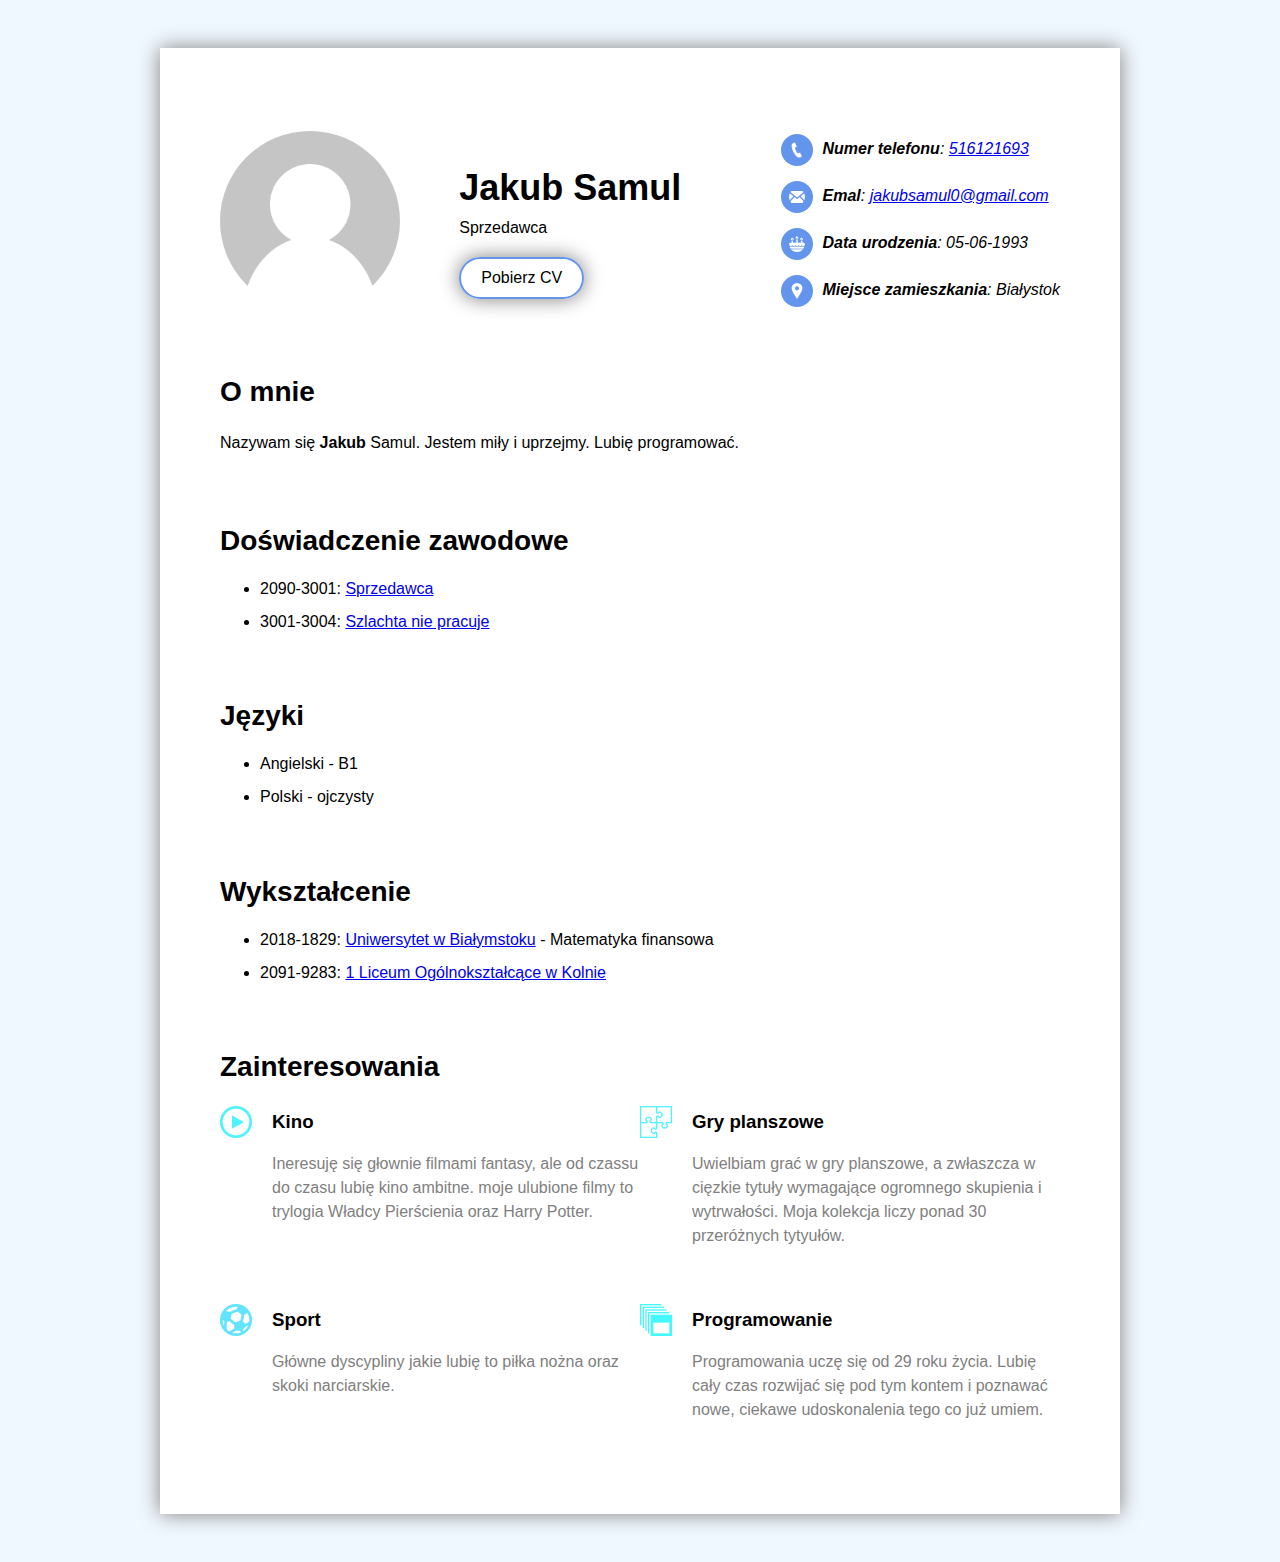
<file: Html/index.html>
<!DOCTYPE html>
<html>

<head>
    <title>Jakub Samul - CV</title>
    <link rel="stylesheet" href="style.css" />
</head>

<body>
    <div class="conteiner">
        <header>
            <img class="profile-picture circle" src="default-avatar.png" alt="Zdjęcie profilowe" />
            <div>
                <h1>Jakub Samul</h1>
                <spam>Sprzedawca</spam>
                <div>
                    <a class="cv-download-link"
                        href="https://store1.gofile.io/download/23b1a0a0-5d80-41ad-b76b-5d9bcc4cd99c/CV%20Jakub%20Samul.docx">
                        Pobierz CV
                    </a>
                </div>
            </div>
            <address>
                <ul>
                    <li><img class="address-icon circle" src="images/phone.png"><b>Numer telefonu</b>: <a
                            href="tel:516121693"> 516121693 </a> </li>
                    <li><img class="address-icon circle" src="images/mail.png"><b>Emal</b>: <a
                            href="mailto:jakubsamul0@gmail.com"> jakubsamul0@gmail.com </a> </li>
                    <li><img class="address-icon circle" src="images/birthday-cake.png"><b>Data urodzenia</b>:
                        05-06-1993
                    </li>
                    <li><img class="address-icon circle" src="images/pin.png"><b>Miejsce zamieszkania</b>: Białystok
                    </li>
                </ul>
            </address>
        </header>
        <main>
            <section>
                <h2>O mnie</h2>
                <p>
                    Nazywam się <b>Jakub</b> Samul.
                    Jestem miły i uprzejmy. Lubię programować.
                </p>
            </section>
            <section>
                <h2>Doświadczenie zawodowe</h2>
                <ul>
                    <li>2090-3001: <a href="https://www.agroma.olsztyn.pl/"> Sprzedawca </a> </li>
                    <li>3001-3004: <a href="https://www.youtube.com/watch?v=HrjGd1WjEJE&ab_channel=Flash-Entertainment">
                            Szlachta nie pracuje </a> </li>
                </ul>
            </section>
            <section>
                <h2>Języki</h2>
                <ul>
                    <li>Angielski - B1</li>
                    <li>Polski - ojczysty</li>
                </ul>
            </section>
            <section>
                <h2>Wykształcenie</h2>
                <ul>
                    <li>2018-1829: <a href="https://www.uwb.edu.pl/">Uniwersytet w Białymstoku</a> - Matematyka
                        finansowa
                    </li>
                    <li>2091-9283: <a href="https://www.1lokolno.pl/">1 Liceum Ogólnokształcące w Kolnie</a></li>
                </ul>
            </section>
            <section>
                <h2>Zainteresowania</h2>
                <ul class="hobbies">
                    <li><img src="images/video.png">
                        <div>
                            <h3> Kino</h3>
                            <p>
                                Ineresuję się głownie filmami fantasy, ale od czassu do czasu lubię kino ambitne. moje
                                ulubione filmy to trylogia Władcy Pierścienia oraz Harry Potter.
                            </p>
                        </div>
                    </li>
                    <li><img src="images/puzzle.png">
                        <div>
                            <h3> Gry planszowe</h3>
                            <p>
                                Uwielbiam grać w gry planszowe, a zwłaszcza w cięzkie tytuły wymagające ogromnego
                                skupienia
                                i wytrwałości. Moja kolekcja liczy ponad 30 przeróżnych tytyułów.
                            </p>
                        </div>
                    </li>
                    <li><img src="images/soccer.png">
                        <div>
                            <h3> Sport</h3>
                            <p>
                                Główne dyscypliny jakie lubię to piłka nożna oraz skoki narciarskie.
                            </p>
                        </div>
                    </li>
                    <li><img src="images/window.png">
                        <div>
                            <h3> Programowanie</h3>
                            <p>
                                Programowania uczę się od 29 roku życia. Lubię cały czas rozwijać się pod tym kontem i
                                poznawać nowe, ciekawe udoskonalenia tego co już umiem.
                            </p>
                        </div>
                    </li>
                </ul>
            </section>
        </main>
    </div>
</body>

</html>
</file>
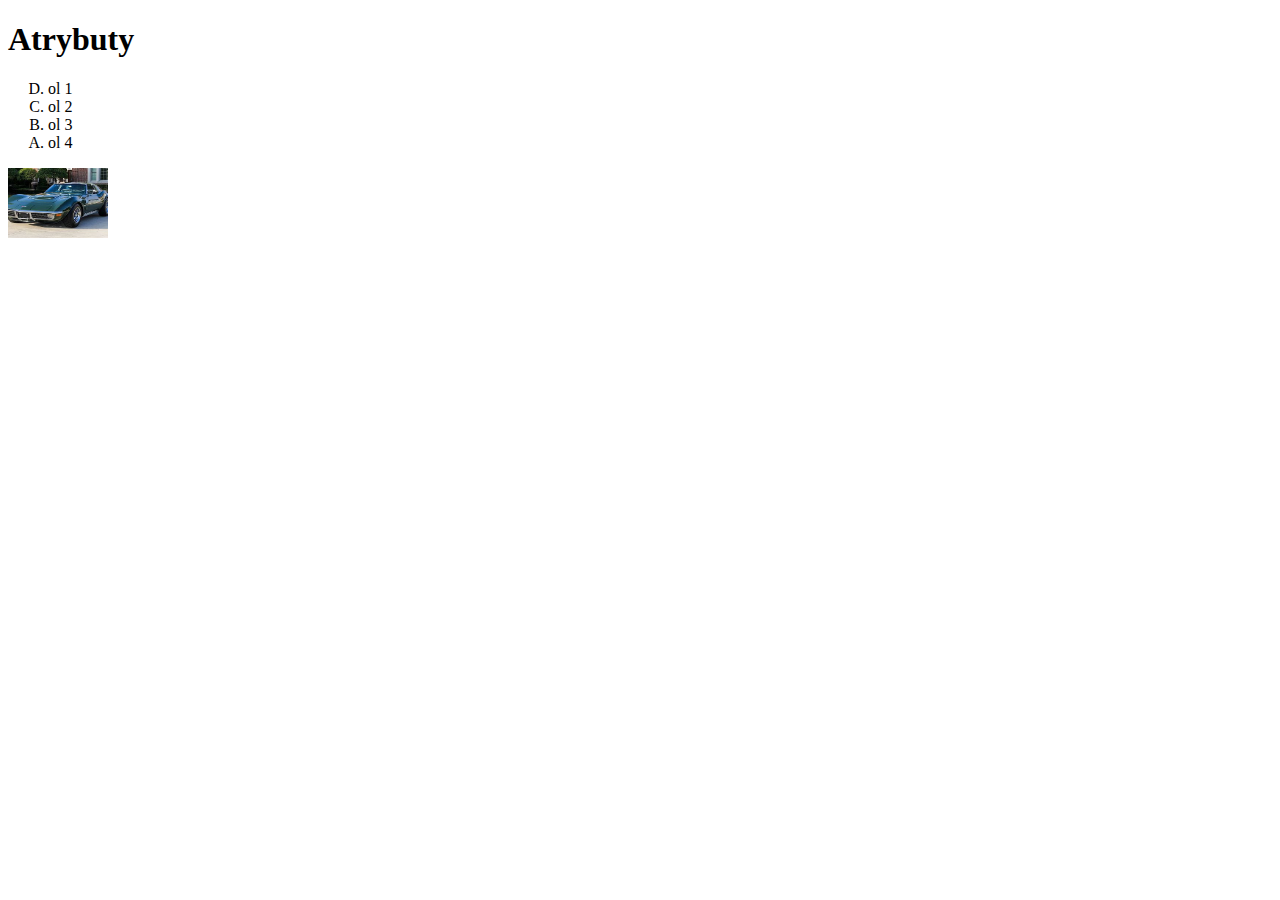
<file: Html kurs 4h/atributs.html>
<!DOCTYPE html>
<html lang="en">

<head>
    <meta charset="UTF-8">
    <meta http-equiv="X-UA-Compatible" content="IE=edge">
    <meta name="viewport" content="width=device-width, initial-scale=1.0">
    <title>Document</title>
</head>

<body>
    <h1>Atrybuty</h1>
    <ol type="A" reversed>
        <li>ol 1</li>
        <li>ol 2</li>
        <li>ol 3</li>
        <li>ol 4</li>
    </ol>

    <img src="corvette.jpg" alt="samochód sosbowy" width="100" height="70" title="samochód corvetta 1970"
        data-description="opis obrazka dostępny w js">

</body>

</html>
</file>
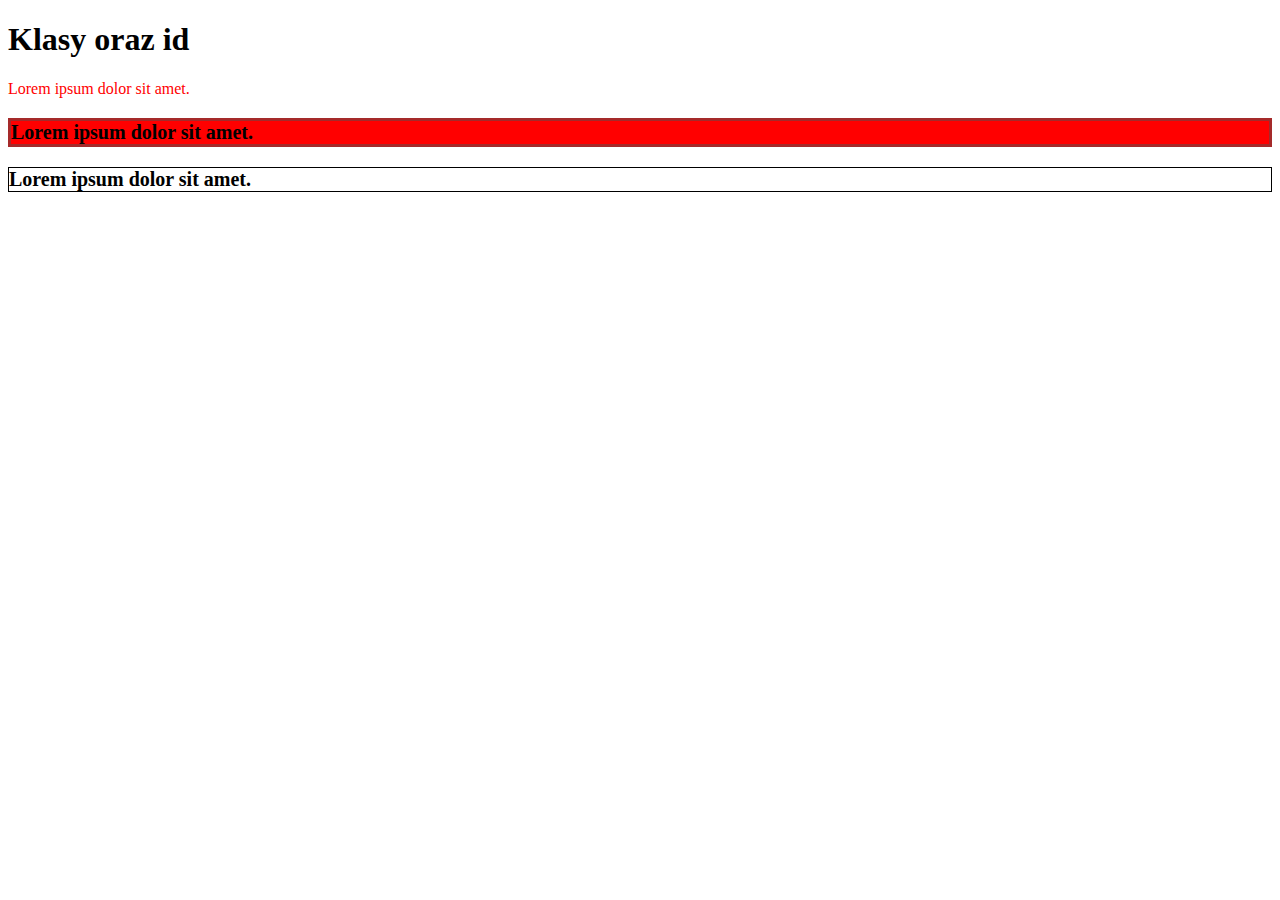
<file: Html kurs 4h/id_classes.html>
<!DOCTYPE html>
<html lang="en">

<head>
    <meta charset="UTF-8">
    <meta http-equiv="X-UA-Compatible" content="IE=edge">
    <meta name="viewport" content="width=device-width, initial-scale=1.0">
    <title>Document</title>
    <style>
        .boldet-text {
            font-size: 20px;
            font-weight: bolder;

        }

        #introduction {
            color: red;
        }

        .info-box {
            border: 1px solid black;
        }

        .alert {
            background-color: red;
            border: 3px solid brown;
        }
    </style>
</head>

<body>
    <h1>Klasy oraz id</h1>
    <p id="introduction">Lorem ipsum dolor sit amet.</p>
    <p class="boldet-text info-box alert">Lorem ipsum dolor sit amet.</p>
    <p class="boldet-text info-box">Lorem ipsum dolor sit amet.</p>

</body>

</html>
</file>
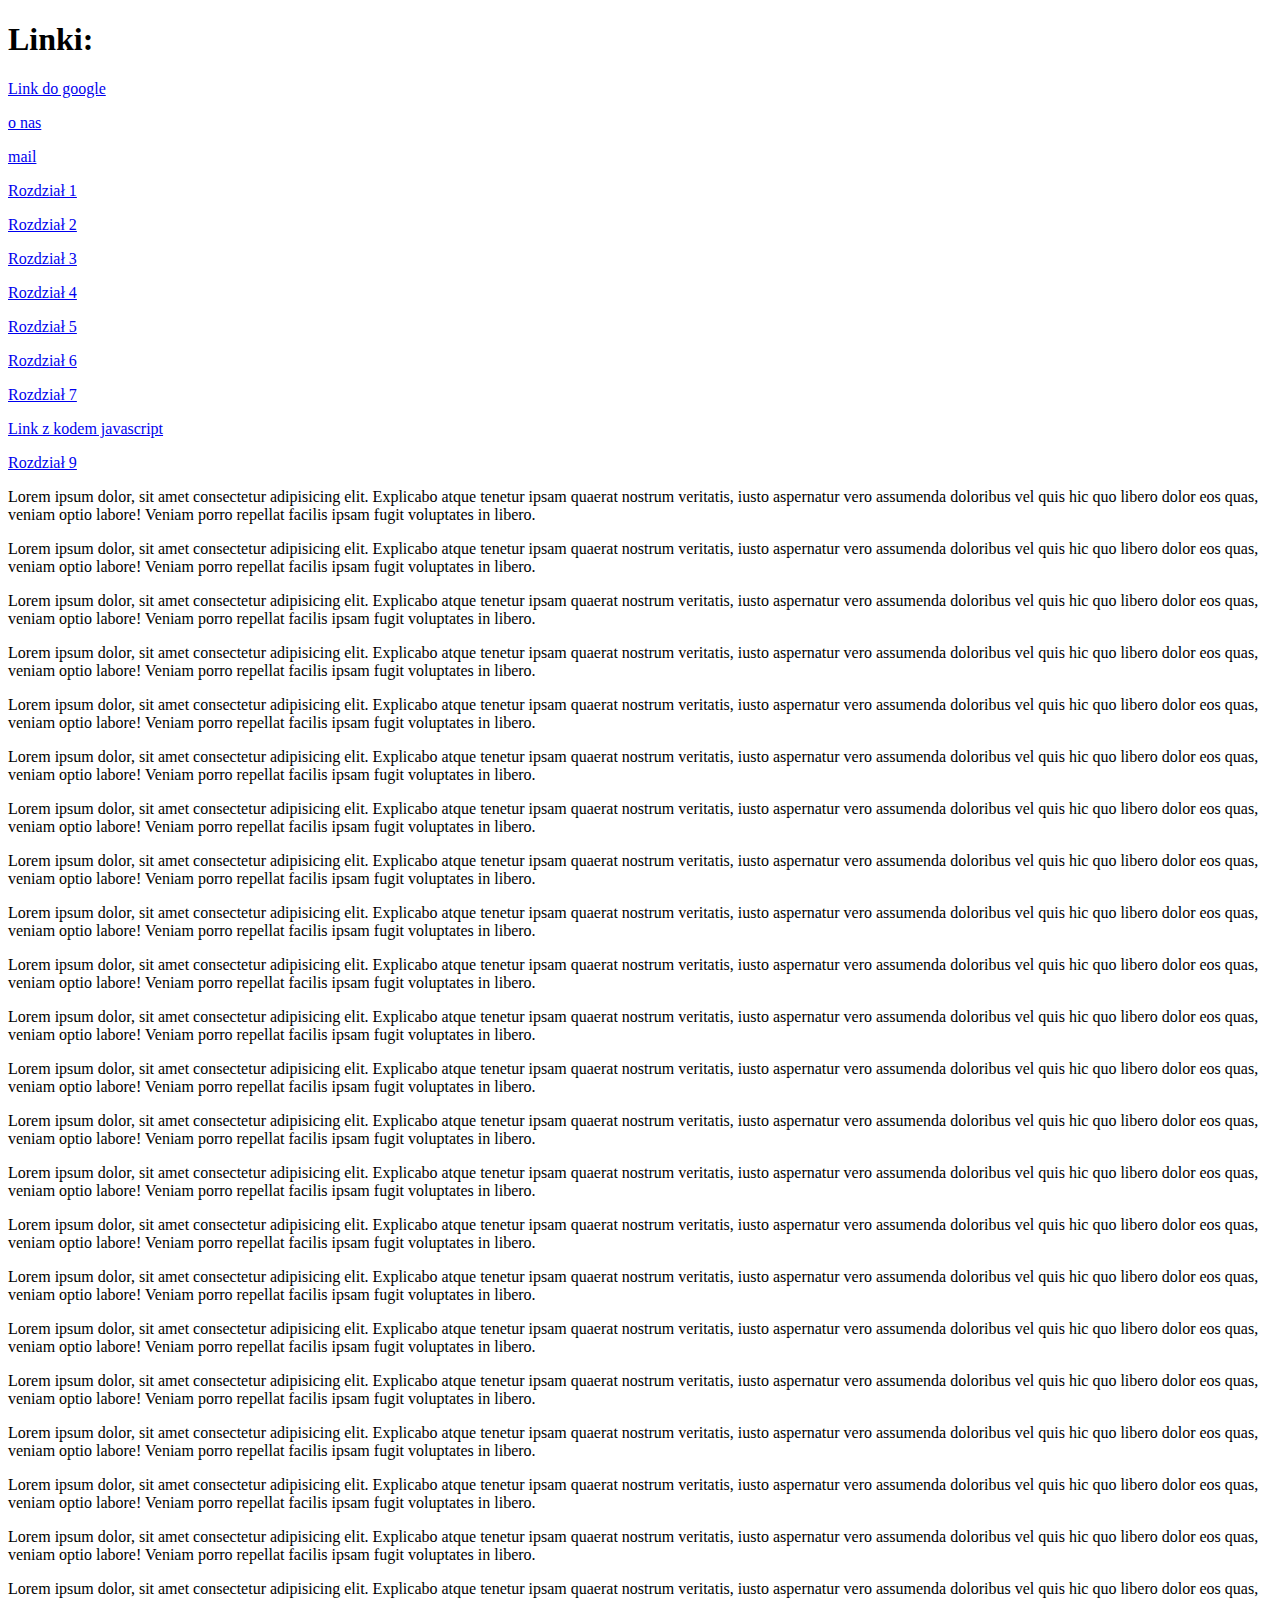
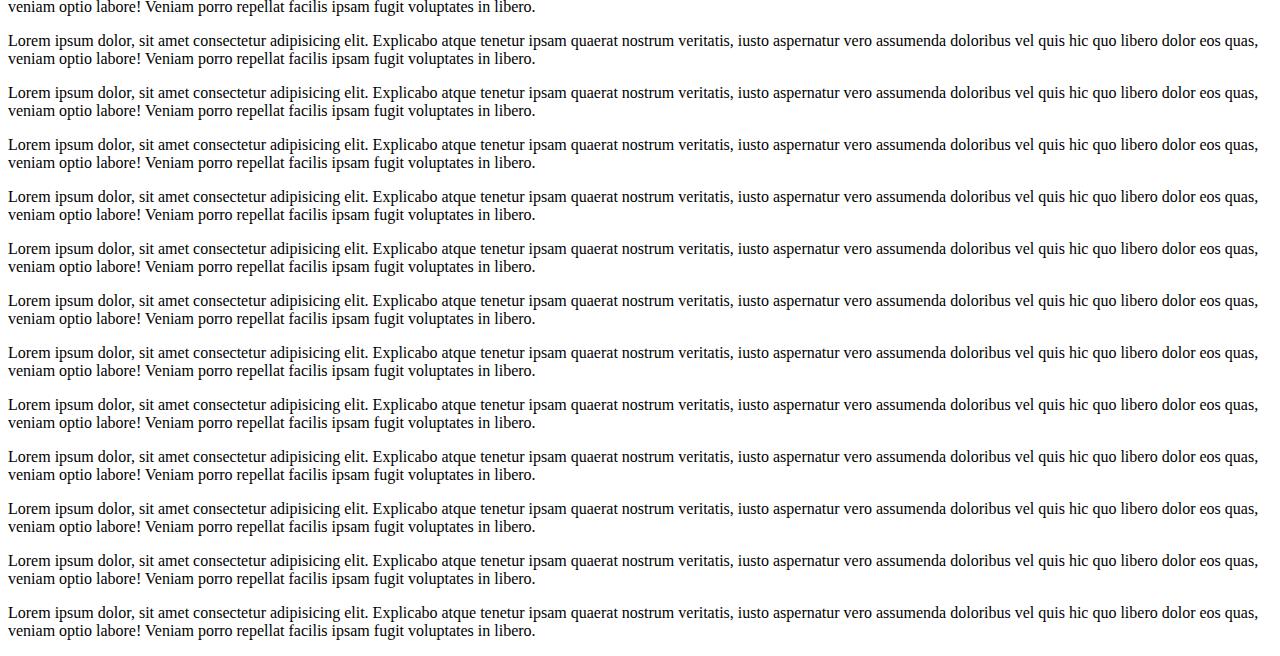
<file: Html kurs 4h/links.html>
<!DOCTYPE html>
<html lang="en">

<head>
    <meta charset="UTF-8">
    <meta http-equiv="X-UA-Compatible" content="IE=edge">
    <meta name="viewport" content="width=device-width, initial-scale=1.0">
    <title>Document</title>
</head>

<body>
    <h1>Linki:</h1>
    <p><a href="https://www.google.pl/">Link do google</a></p>
    <p><a href="\about.html">o nas</a></p>
    <p><a href="\mailto:jakubsamul0@gmail.com">mail</a></p>

    <p>
    <p><a href="#chapter1">Rozdział 1</a></p>
    <p><a href="#chapter2">Rozdział 2</a></p>
    <p><a href="#chapter3">Rozdział 3</a></p>
    <p><a href="#chapter4">Rozdział 4</a></p>
    <p><a href="#chapter5">Rozdział 5</a></p>
    <p><a href="#">Rozdział 6</a></p>
    <p><a href="#tel:77466484">Rozdział 7</a></p>
    <p><a href="#" onclick="javascript:alert('Witaj świenie'); return false; "">Link z kodem javascript</a></p>
    <p><a href=" #chapter9">Rozdział 9</a></p>
    </p>
    <p id="chapter1">Lorem ipsum dolor, sit amet consectetur adipisicing elit. Explicabo atque tenetur ipsam quaerat
        nostrum
        veritatis, iusto aspernatur vero assumenda doloribus vel quis hic quo libero dolor eos quas, veniam optio
        labore! Veniam porro repellat facilis ipsam fugit voluptates in libero.</p>
    <p id="chapter2">Lorem ipsum dolor, sit amet consectetur adipisicing elit. Explicabo atque tenetur ipsam quaerat
        nostrum
        veritatis, iusto aspernatur vero assumenda doloribus vel quis hic quo libero dolor eos quas, veniam optio
        labore! Veniam porro repellat facilis ipsam fugit voluptates in libero.</p>
    <p id="chapter3">Lorem ipsum dolor, sit amet consectetur adipisicing elit. Explicabo atque tenetur ipsam quaerat
        nostrum
        veritatis, iusto aspernatur vero assumenda doloribus vel quis hic quo libero dolor eos quas, veniam optio
        labore! Veniam porro repellat facilis ipsam fugit voluptates in libero.</p>
    <p id="chapter4">Lorem ipsum dolor, sit amet consectetur adipisicing elit. Explicabo atque tenetur ipsam quaerat
        nostrum
        veritatis, iusto aspernatur vero assumenda doloribus vel quis hic quo libero dolor eos quas, veniam optio
        labore! Veniam porro repellat facilis ipsam fugit voluptates in libero.</p>
    <p id="chapter5">Lorem ipsum dolor, sit amet consectetur adipisicing elit. Explicabo atque tenetur ipsam quaerat
        nostrum
        veritatis, iusto aspernatur vero assumenda doloribus vel quis hic quo libero dolor eos quas, veniam optio
        labore! Veniam porro repellat facilis ipsam fugit voluptates in libero.</p>
    <p id="chapter6">Lorem ipsum dolor, sit amet consectetur adipisicing elit. Explicabo atque tenetur ipsam quaerat
        nostrum
        veritatis, iusto aspernatur vero assumenda doloribus vel quis hic quo libero dolor eos quas, veniam optio
        labore! Veniam porro repellat facilis ipsam fugit voluptates in libero.</p>
    <p id="chapter7">Lorem ipsum dolor, sit amet consectetur adipisicing elit. Explicabo atque tenetur ipsam quaerat
        nostrum
        veritatis, iusto aspernatur vero assumenda doloribus vel quis hic quo libero dolor eos quas, veniam optio
        labore! Veniam porro repellat facilis ipsam fugit voluptates in libero.</p>
    <p id="chapter8">Lorem ipsum dolor, sit amet consectetur adipisicing elit. Explicabo atque tenetur ipsam quaerat
        nostrum
        veritatis, iusto aspernatur vero assumenda doloribus vel quis hic quo libero dolor eos quas, veniam optio
        labore! Veniam porro repellat facilis ipsam fugit voluptates in libero.</p>
    <p id="chapter9">Lorem ipsum dolor, sit amet consectetur adipisicing elit. Explicabo atque tenetur ipsam quaerat
        nostrum
        veritatis, iusto aspernatur vero assumenda doloribus vel quis hic quo libero dolor eos quas, veniam optio
        labore! Veniam porro repellat facilis ipsam fugit voluptates in libero.</p>
    <p>Lorem ipsum dolor, sit amet consectetur adipisicing elit. Explicabo atque tenetur ipsam quaerat nostrum
        veritatis, iusto aspernatur vero assumenda doloribus vel quis hic quo libero dolor eos quas, veniam optio
        labore! Veniam porro repellat facilis ipsam fugit voluptates in libero.</p>
    <p>Lorem ipsum dolor, sit amet consectetur adipisicing elit. Explicabo atque tenetur ipsam quaerat nostrum
        veritatis, iusto aspernatur vero assumenda doloribus vel quis hic quo libero dolor eos quas, veniam optio
        labore! Veniam porro repellat facilis ipsam fugit voluptates in libero.</p>
    <p>Lorem ipsum dolor, sit amet consectetur adipisicing elit. Explicabo atque tenetur ipsam quaerat nostrum
        veritatis, iusto aspernatur vero assumenda doloribus vel quis hic quo libero dolor eos quas, veniam optio
        labore! Veniam porro repellat facilis ipsam fugit voluptates in libero.</p>
    <p>Lorem ipsum dolor, sit amet consectetur adipisicing elit. Explicabo atque tenetur ipsam quaerat nostrum
        veritatis, iusto aspernatur vero assumenda doloribus vel quis hic quo libero dolor eos quas, veniam optio
        labore! Veniam porro repellat facilis ipsam fugit voluptates in libero.</p>
    <p>Lorem ipsum dolor, sit amet consectetur adipisicing elit. Explicabo atque tenetur ipsam quaerat nostrum
        veritatis, iusto aspernatur vero assumenda doloribus vel quis hic quo libero dolor eos quas, veniam optio
        labore! Veniam porro repellat facilis ipsam fugit voluptates in libero.</p>
    <p>Lorem ipsum dolor, sit amet consectetur adipisicing elit. Explicabo atque tenetur ipsam quaerat nostrum
        veritatis, iusto aspernatur vero assumenda doloribus vel quis hic quo libero dolor eos quas, veniam optio
        labore! Veniam porro repellat facilis ipsam fugit voluptates in libero.</p>
    <p>Lorem ipsum dolor, sit amet consectetur adipisicing elit. Explicabo atque tenetur ipsam quaerat nostrum
        veritatis, iusto aspernatur vero assumenda doloribus vel quis hic quo libero dolor eos quas, veniam optio
        labore! Veniam porro repellat facilis ipsam fugit voluptates in libero.</p>
    <p>Lorem ipsum dolor, sit amet consectetur adipisicing elit. Explicabo atque tenetur ipsam quaerat nostrum
        veritatis, iusto aspernatur vero assumenda doloribus vel quis hic quo libero dolor eos quas, veniam optio
        labore! Veniam porro repellat facilis ipsam fugit voluptates in libero.</p>
    <p>Lorem ipsum dolor, sit amet consectetur adipisicing elit. Explicabo atque tenetur ipsam quaerat nostrum
        veritatis, iusto aspernatur vero assumenda doloribus vel quis hic quo libero dolor eos quas, veniam optio
        labore! Veniam porro repellat facilis ipsam fugit voluptates in libero.</p>
    <p>Lorem ipsum dolor, sit amet consectetur adipisicing elit. Explicabo atque tenetur ipsam quaerat nostrum
        veritatis, iusto aspernatur vero assumenda doloribus vel quis hic quo libero dolor eos quas, veniam optio
        labore! Veniam porro repellat facilis ipsam fugit voluptates in libero.</p>
    <p>Lorem ipsum dolor, sit amet consectetur adipisicing elit. Explicabo atque tenetur ipsam quaerat nostrum
        veritatis, iusto aspernatur vero assumenda doloribus vel quis hic quo libero dolor eos quas, veniam optio
        labore! Veniam porro repellat facilis ipsam fugit voluptates in libero.</p>
    <p>Lorem ipsum dolor, sit amet consectetur adipisicing elit. Explicabo atque tenetur ipsam quaerat nostrum
        veritatis, iusto aspernatur vero assumenda doloribus vel quis hic quo libero dolor eos quas, veniam optio
        labore! Veniam porro repellat facilis ipsam fugit voluptates in libero.</p>
    <p>Lorem ipsum dolor, sit amet consectetur adipisicing elit. Explicabo atque tenetur ipsam quaerat nostrum
        veritatis, iusto aspernatur vero assumenda doloribus vel quis hic quo libero dolor eos quas, veniam optio
        labore! Veniam porro repellat facilis ipsam fugit voluptates in libero.</p>
    <p>Lorem ipsum dolor, sit amet consectetur adipisicing elit. Explicabo atque tenetur ipsam quaerat nostrum
        veritatis, iusto aspernatur vero assumenda doloribus vel quis hic quo libero dolor eos quas, veniam optio
        labore! Veniam porro repellat facilis ipsam fugit voluptates in libero.</p>
    <p>Lorem ipsum dolor, sit amet consectetur adipisicing elit. Explicabo atque tenetur ipsam quaerat nostrum
        veritatis, iusto aspernatur vero assumenda doloribus vel quis hic quo libero dolor eos quas, veniam optio
        labore! Veniam porro repellat facilis ipsam fugit voluptates in libero.</p>
    <p>Lorem ipsum dolor, sit amet consectetur adipisicing elit. Explicabo atque tenetur ipsam quaerat nostrum
        veritatis, iusto aspernatur vero assumenda doloribus vel quis hic quo libero dolor eos quas, veniam optio
        labore! Veniam porro repellat facilis ipsam fugit voluptates in libero.</p>
    <p>Lorem ipsum dolor, sit amet consectetur adipisicing elit. Explicabo atque tenetur ipsam quaerat nostrum
        veritatis, iusto aspernatur vero assumenda doloribus vel quis hic quo libero dolor eos quas, veniam optio
        labore! Veniam porro repellat facilis ipsam fugit voluptates in libero.</p>
    <p>Lorem ipsum dolor, sit amet consectetur adipisicing elit. Explicabo atque tenetur ipsam quaerat nostrum
        veritatis, iusto aspernatur vero assumenda doloribus vel quis hic quo libero dolor eos quas, veniam optio
        labore! Veniam porro repellat facilis ipsam fugit voluptates in libero.</p>
    <p>Lorem ipsum dolor, sit amet consectetur adipisicing elit. Explicabo atque tenetur ipsam quaerat nostrum
        veritatis, iusto aspernatur vero assumenda doloribus vel quis hic quo libero dolor eos quas, veniam optio
        labore! Veniam porro repellat facilis ipsam fugit voluptates in libero.</p>
    <p>Lorem ipsum dolor, sit amet consectetur adipisicing elit. Explicabo atque tenetur ipsam quaerat nostrum
        veritatis, iusto aspernatur vero assumenda doloribus vel quis hic quo libero dolor eos quas, veniam optio
        labore! Veniam porro repellat facilis ipsam fugit voluptates in libero.</p>
    <p>Lorem ipsum dolor, sit amet consectetur adipisicing elit. Explicabo atque tenetur ipsam quaerat nostrum
        veritatis, iusto aspernatur vero assumenda doloribus vel quis hic quo libero dolor eos quas, veniam optio
        labore! Veniam porro repellat facilis ipsam fugit voluptates in libero.</p>
    <p>Lorem ipsum dolor, sit amet consectetur adipisicing elit. Explicabo atque tenetur ipsam quaerat nostrum
        veritatis, iusto aspernatur vero assumenda doloribus vel quis hic quo libero dolor eos quas, veniam optio
        labore! Veniam porro repellat facilis ipsam fugit voluptates in libero.</p>
    <p>Lorem ipsum dolor, sit amet consectetur adipisicing elit. Explicabo atque tenetur ipsam quaerat nostrum
        veritatis, iusto aspernatur vero assumenda doloribus vel quis hic quo libero dolor eos quas, veniam optio
        labore! Veniam porro repellat facilis ipsam fugit voluptates in libero.</p>
    <p>Lorem ipsum dolor, sit amet consectetur adipisicing elit. Explicabo atque tenetur ipsam quaerat nostrum
        veritatis, iusto aspernatur vero assumenda doloribus vel quis hic quo libero dolor eos quas, veniam optio
        labore! Veniam porro repellat facilis ipsam fugit voluptates in libero.</p>
    <p>Lorem ipsum dolor, sit amet consectetur adipisicing elit. Explicabo atque tenetur ipsam quaerat nostrum
        veritatis, iusto aspernatur vero assumenda doloribus vel quis hic quo libero dolor eos quas, veniam optio
        labore! Veniam porro repellat facilis ipsam fugit voluptates in libero.</p>
</body>

</html>
</file>
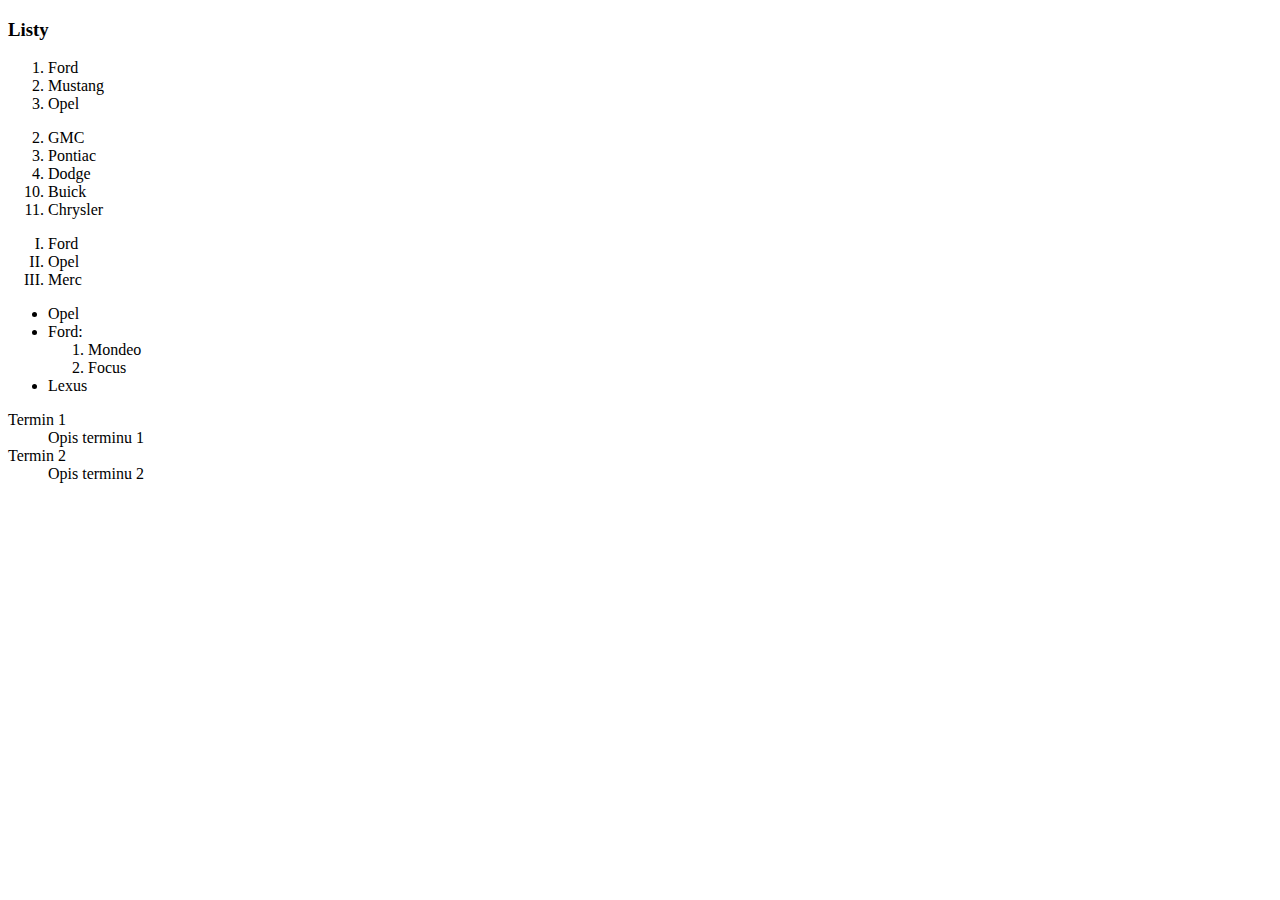
<file: Html kurs 4h/lists.html>
<!DOCTYPE html>
<html lang="en">

<head>
    <meta charset="UTF-8">
    <meta http-equiv="X-UA-Compatible" content="IE=edge">
    <meta name="viewport" content="width=device-width, initial-scale=1.0">
    <title>Document</title>
</head>

<body>
    <h3>Listy</h3>
    <ol>
        <li>Ford</li>
        <li>Mustang</li>
        <li>Opel</li>
    </ol>

    <ol start="3">
        <li value="2">GMC</li>
        <li>Pontiac</li>
        <li>Dodge</li>
        <li value="10">Buick</li>
        <li>Chrysler</li>
    </ol>

    <ol type="I">
        <li>Ford</li>
        <li>Opel</li>
        <li>Merc</li>
    </ol>

    <ul>
        <li>Opel</li>
        <li>Ford:
            <ol>
                <li>Mondeo</li>
                <li>Focus</li>
            </ol>
        </li>
        <li>Lexus</li>
    </ul>

    <dl>
        <dt>Termin 1</dt>
        <dd>Opis terminu 1</dd>
        <dt>Termin 2</dt>
        <dd>Opis terminu 2</dd>
    </dl>

</body>

</html>
</file>
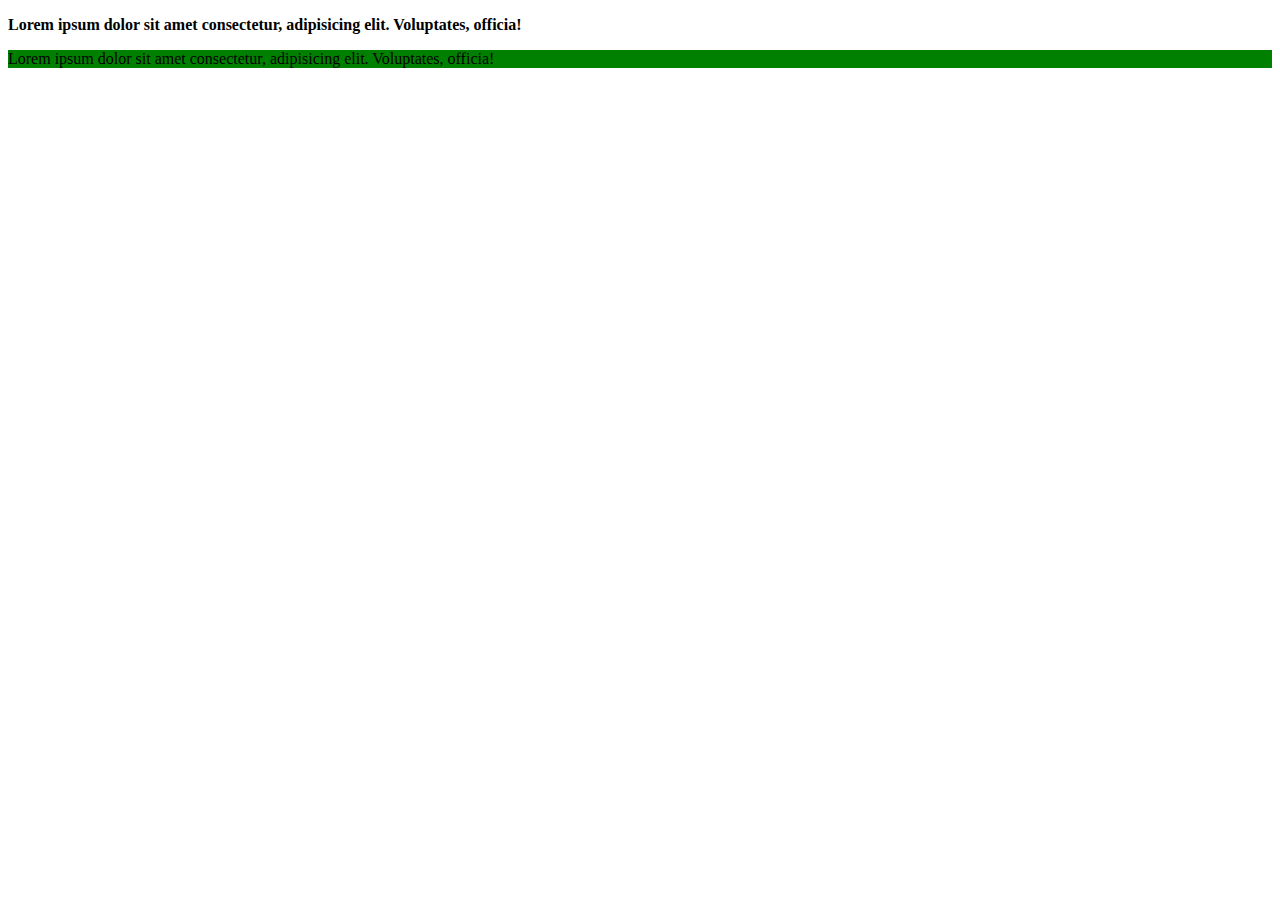
<file: Html kurs 4h/resources.html>
<!DOCTYPE html>
<html lang="en">

<head>
    <meta charset="UTF-8">
    <meta http-equiv="X-UA-Compatible" content="IE=edge">
    <meta name="viewport" content="width=device-width, initial-scale=1.0">
    <title>Document</title>
    <link rel="stylesheet" href="data/styles.css" type="text/css">
    <link rel="icon" href="corvette.jpg" type="image/jpg">

<body>
    <p id="intro">Lorem ipsum dolor sit amet consectetur, adipisicing elit. Voluptates, officia!</p>
    <p id="content">Lorem ipsum dolor sit amet consectetur, adipisicing elit. Voluptates, officia!</p>
    <script src="data/file.js"></script>
</body>

</html>
</file>
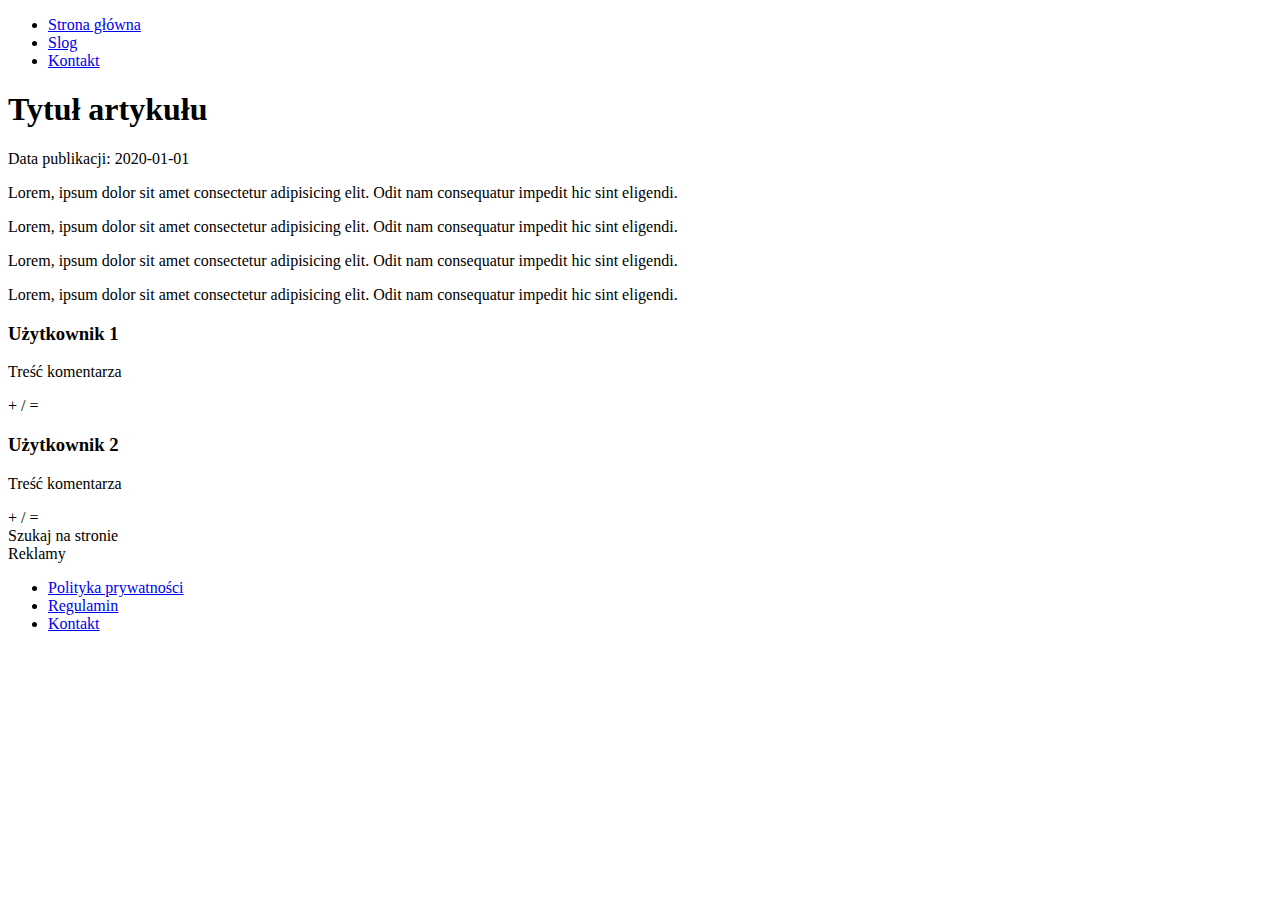
<file: Html kurs 4h/side_structure.html>
<!DOCTYPE html>
<html lang="en">

<head>
    <meta charset="UTF-8">
    <meta http-equiv="X-UA-Compatible" content="IE=edge">
    <meta name="viewport" content="width=device-width, initial-scale=1.0">
    <title>Document</title>
</head>

<body>
    <header>
        <nav>
            <ul>
                <li><a href="#">Strona główna</a></li>
                <li><a href="#">Slog</a></li>
                <li><a href="#">Kontakt</a></li>
            </ul>
        </nav>
    </header>
    <main>
        <article>
            <header>
                <h1>Tytuł artykułu</h1>
                <p>Data publikacji: <time datetime="2020-01-01">2020-01-01</time></p>
            </header>
            <p>Lorem, ipsum dolor sit amet consectetur adipisicing elit. Odit nam consequatur impedit hic sint eligendi.
            </p>
            <p>Lorem, ipsum dolor sit amet consectetur adipisicing elit. Odit nam consequatur impedit hic sint eligendi.
            </p>
            <p>Lorem, ipsum dolor sit amet consectetur adipisicing elit. Odit nam consequatur impedit hic sint eligendi.
            </p>
            <p>Lorem, ipsum dolor sit amet consectetur adipisicing elit. Odit nam consequatur impedit hic sint eligendi.
            </p>
            <section class="article-comments">
                <article class="user-comments">
                    <header>
                        <h3>Użytkownik 1</h3>
                    </header>
                    <p>Treść komentarza</p>
                    <footer>
                        + / =
                    </footer>
                </article>
                <article class="user-comments">
                    <header>
                        <h3>Użytkownik 2</h3>
                    </header>
                    <p>Treść komentarza</p>
                    <footer>
                        + / =
                    </footer>
                </article>
            </section>
        </article>
    </main>
    <aside>
        <section>Szukaj na stronie</section>
        <section>Reklamy</section>
    </aside>
    <footer>
        <ul>
            <li><a href="#">Polityka prywatności</a></li>
            <li><a href="#">Regulamin</a></li>
            <li><a href="#">Kontakt</a></li>
        </ul>
    </footer>
</body>

</html>
</file>
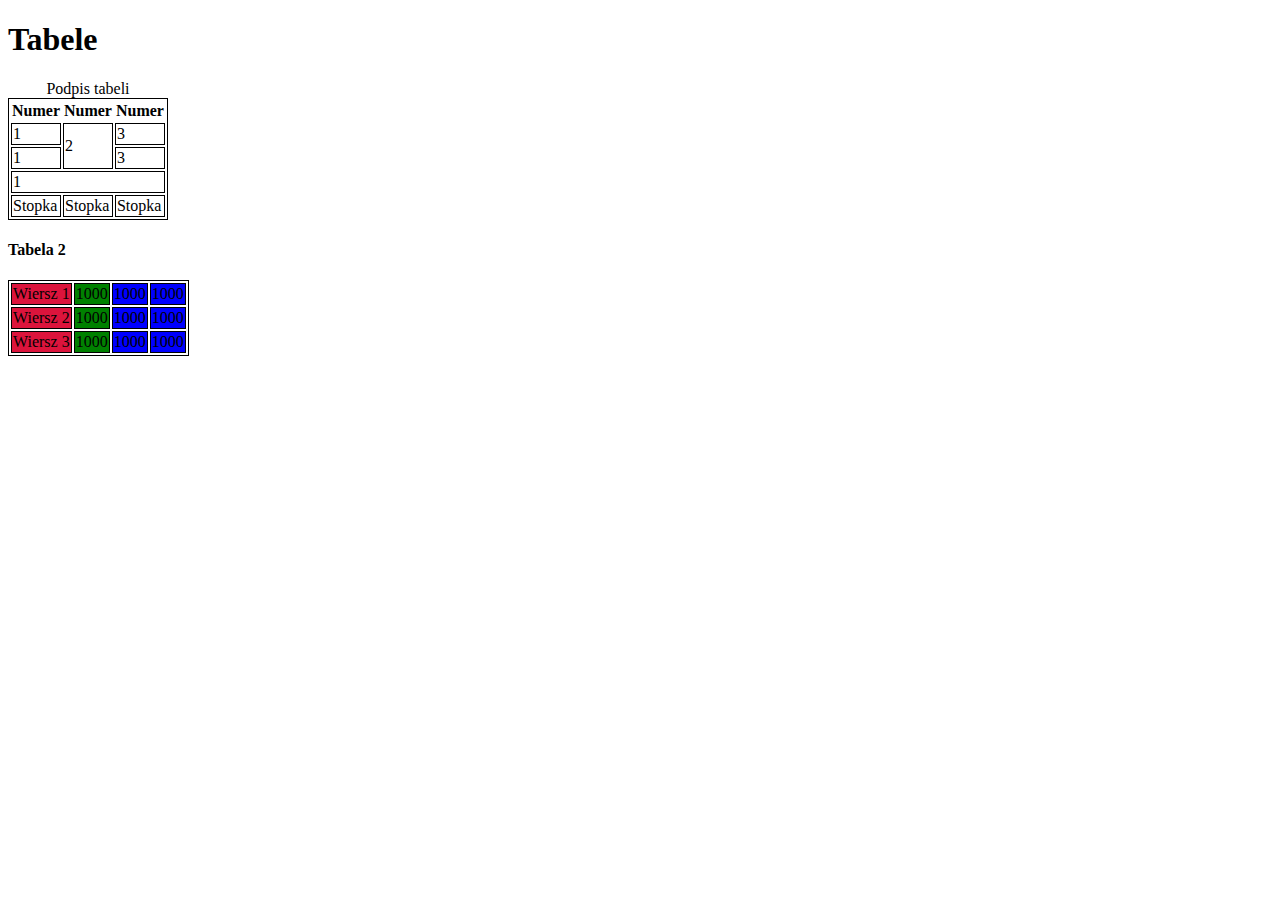
<file: Html kurs 4h/table.html>
<!DOCTYPE html>
<html lang="en">

<head>
    <meta charset="UTF-8">
    <meta http-equiv="X-UA-Compatible" content="IE=edge">
    <meta name="viewport" content="width=device-width, initial-scale=1.0">
    <title>Document</title>
    <style>
        td,
        table {
            border: 1px solid black;
        }
    </style>
</head>

<body>
    <h1>Tabele</h1>
    <table>
        <caption>Podpis tabeli</caption>
        <thead>
            <tr>
                <th>Numer</th>
                <th>Numer</th>
                <th>Numer</th>
            </tr>
        </thead>
        <tbody>
            <tr>
                <td>1</td>
                <td rowspan="2">2</td>
                <td>3</td>
            </tr>
            <tr>
                <td>1</td>
                <!-- <td>2</td> -->
                <td>3</td>
            </tr>
            <tr>
                <td colspan="3">1</td>
                <!-- <td>2</td> -->
                <!-- <td>3</td> -->
            </tr>
        </tbody>
        <tfoot>
            <tr>
                <td>Stopka</td>
                <td>Stopka</td>
                <td>Stopka</td>
            </tr>
        </tfoot>
    </table>

    <h4>Tabela 2</h4>

    <table>
        <colgroup>
            <col span="1" style="background-color: crimson;">
            <col span="1" style="background-color: green;">
            <col span="2" style="background-color: blue;">
        </colgroup>
        <tr>
            <td>Wiersz 1</td>
            <td>1000</td>
            <td>1000</td>
            <td>1000</td>
        </tr>
        <tr>
            <td>Wiersz 2</td>
            <td>1000</td>
            <td>1000</td>
            <td>1000</td>
        </tr>
        <tr>
            <td>Wiersz 3</td>
            <td>1000</td>
            <td>1000</td>
            <td>1000</td>
        </tr>
    </table>
</body>

</html>
</file>
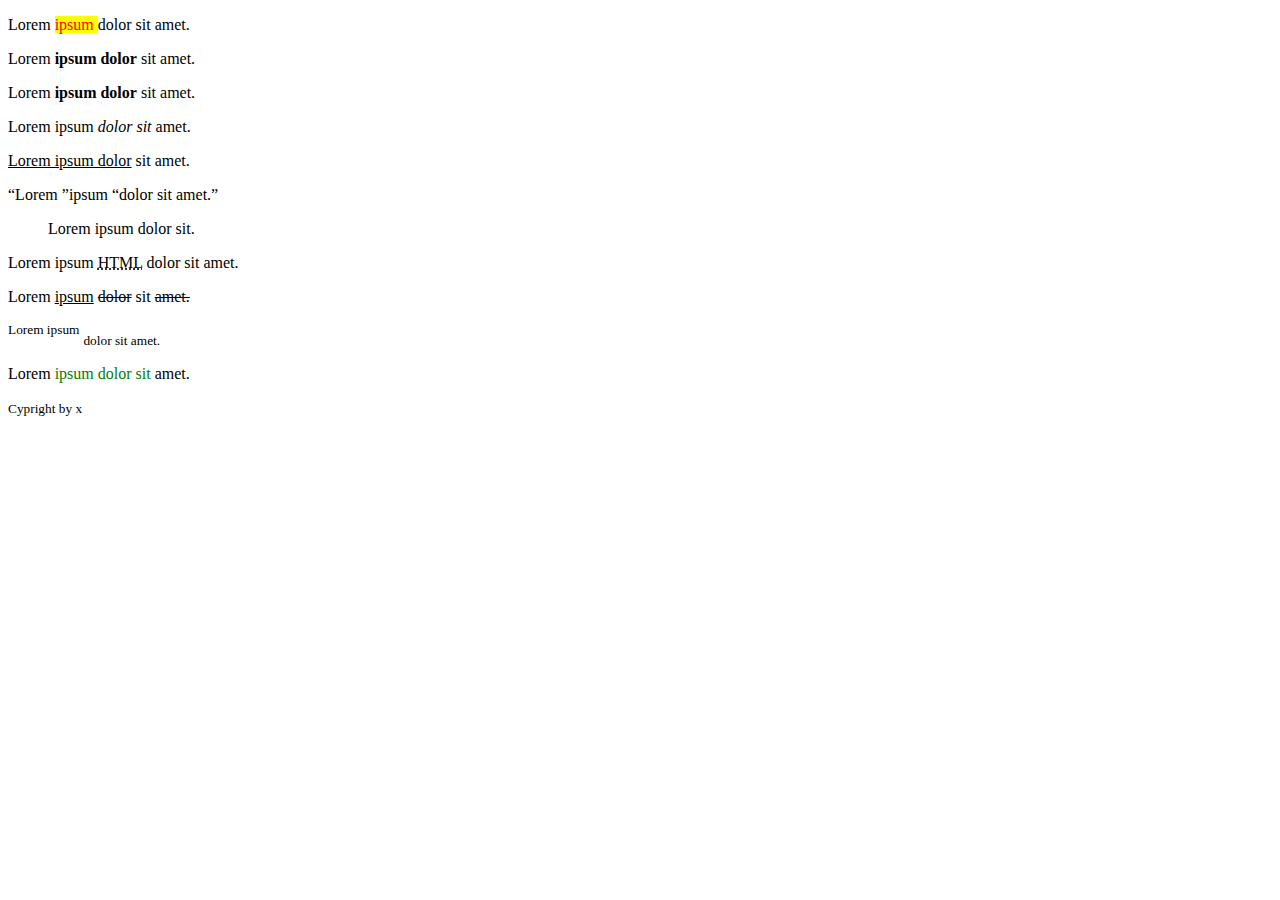
<file: Html kurs 4h/text_formating.html>
<!DOCTYPE html>
<html lang="en">

<head>
    <meta charset="UTF-8">
    <meta http-equiv="X-UA-Compatible" content="IE=edge">
    <meta name="viewport" content="width=device-width, initial-scale=1.0">
    <title>Document</title>
    <style>
        mark {
            color: red;
        }

        spam {
            color: green;
        }
    </style>
</head>

<body>
    <p>Lorem <mark>ipsum </mark>dolor sit amet. </p>
    <p>Lorem <b>ipsum dolor</b> sit amet.</p>
    <p>Lorem <strong>ipsum dolor</strong> sit amet.</p>
    <p>Lorem ipsum <em>dolor sit</em> amet.</p>
    <p><u>Lorem ipsum dolor</u> sit amet.</p>
    <p><q cite="https://www.google.pl/">Lorem </q>ipsum <q cite="https://www.google.pl/">dolor sit amet.</q></p>
    <blockquote cite="https://www.google.pl/">Lorem ipsum dolor sit.</blockquote>
    <p>Lorem ipsum <abbr title="Hyper Text Markup Language">HTML</abbr> dolor sit amet.</p>
    <p>Lorem <ins>ipsum</ins> <del>dolor</del> sit <s>amet.</s></p>
    <p><sup>Lorem ipsum</sup> <sub>dolor sit amet.</sub></p>
    <p>Lorem <spam>ipsum dolor sit</spam> amet.</p>
    <p><small>Cypright by x</small></p>
</body>

</html>
</file>
<file: Html/style.css>
body {
    font-family: Arial;
    background-color: aliceblue;
    padding: 40px 0;
}

h1 {
    font-size: 36px;
    margin-bottom: 10px;
}

h2 {
    font-size: 28px
}

h3 {
    margin-top: 5px;
}

span {
    color: grey
}

.conteiner {
    box-shadow: 0 0 20px grey;
    margin: 0 auto;
    padding-top: 60px;
    background-color: white;
    width: 960px;
}

section,
header {
    padding: 10px 60px 20px 60px;
}

header {
    display: flex;
    align-items: center;
    justify-content: space-between;
}

header ul {
    list-style: none;
}

li {
    margin-bottom: 15px;
}

.address-icon {
    width: 16px;
    height: 16px;
    background-color: cornflowerblue;
    margin-right: 10px;
    padding: 8px;
    vertical-align: middle;
}

.circle {
    border-radius: 50%;
}

.profile-picture {
    width: 180px;
    height: 180px;
}

.hobbies {
    list-style: none;
    padding: 0;
    display: flex;
    flex-wrap: wrap;
}

.hobbies li {
    width: 50%;
    display: flex;
    align-items: flex-start;
    margin-bottom: 40px;
}

.hobbies div {
    margin-left: 20px;
}

.hobbies p {
    color: grey;
}

p {
    line-height: 1.5;
}

.cv-download-link {
    border: 2px solid cornflowerblue;
    color: black;
    text-decoration: none;
    padding: 10px 20px;
    margin-top: 20px;
    display: inline-block;
    border-radius: 26px;
    transition: background-color 0.5s, color 0.5s;
    box-shadow: 0 0 20px grey;
}

.cv-download-link:hover {
    color: white;
    background-color: cornflowerblue;
}

.cv-download-link:focus {
    outline: none;
    color: white;
    background-color: cornflowerblue;
}

.cv-download-link:active {
    text-decoration: underline;
}
</file>
<file: Html kurs 4h/data/styles.css>
#intro {
    font-weight: bold;
}
</file>
